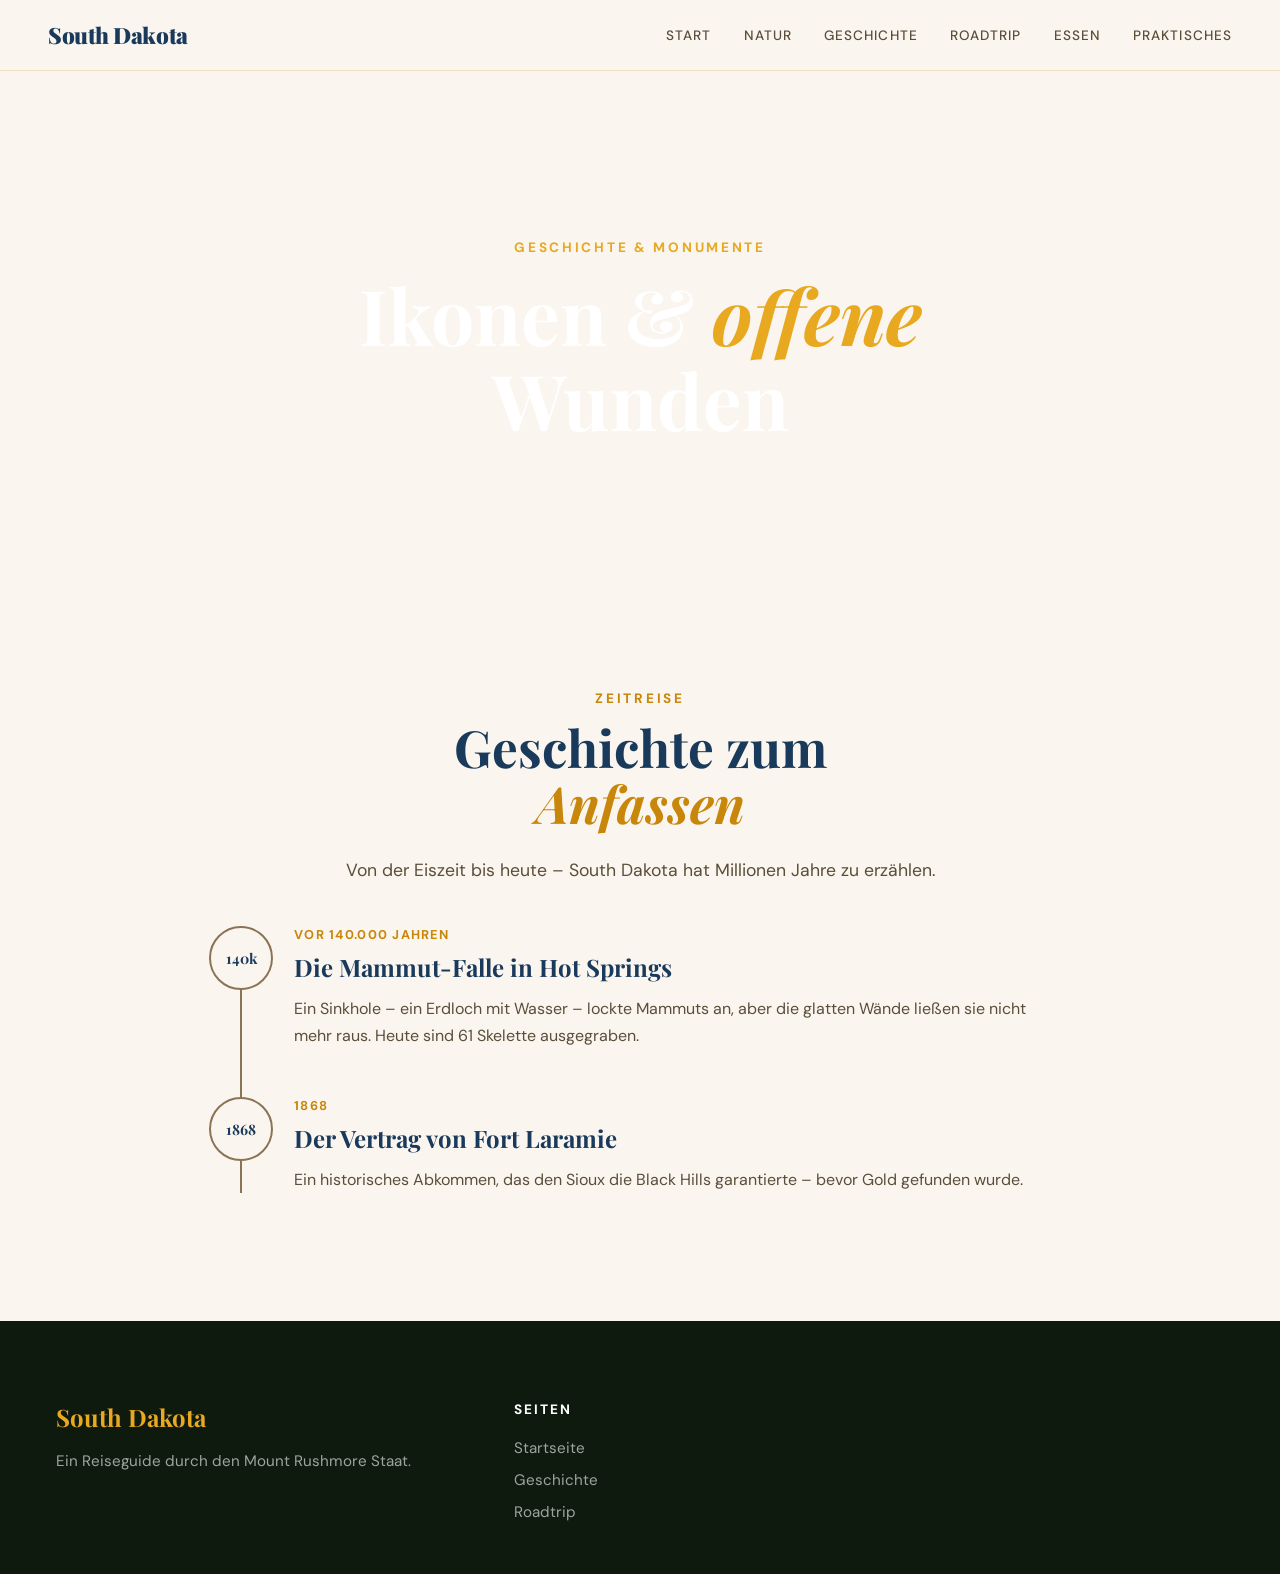
<file: Geschichte.html>
<!DOCTYPE html>
<html lang="de">
<head>
  <meta charset="UTF-8">
  <meta name="viewport" content="width=device-width,initial-scale=1">
  <title>Geschichte & Monumente – South Dakota</title>
  <link rel="stylesheet" href="../css/style.css">
</head>
<body>

  <nav id="nav">
    <a href="../index.html" class="nav-logo">South Dakota</a>
    <div class="nav-links">
      <a href="../index.html">Start</a>
      <a href="natur.html">Natur</a>
      <a href="geschichte.html">Geschichte</a>
      <a href="route.html">Roadtrip</a>
      <a href="essen.html">Essen</a>
      <a href="praktisch.html">Praktisches</a>
    </div>
  </nav>

  <div class="page-hero">
    <div class="page-hero-img" style="background-image:url('https://images.unsplash.com/photo-1564693766-8d78c2e8be9c?w=1800&q=85')"></div>
    <div class="page-hero-body">
      <p class="page-hero-tag">Geschichte & Monumente</p>
      <h1>Ikonen &amp; <em>offene</em><br>Wunden</h1>
    </div>
  </div>

  <div class="sh">
    <p class="sh-tag">Zeitreise</p>
    <h2 class="sh-title">Geschichte zum<br><em>Anfassen</em></h2>
    <p class="sh-body">Von der Eiszeit bis heute – South Dakota hat Millionen Jahre zu erzählen.</p>
  </div>

  <div style="padding:0 24px 80px">
    <div class="tl">
      <div class="tl-item">
        <div class="tl-dot">140k</div>
        <div class="tl-body">
          <div class="tl-year">vor 140.000 Jahren</div>
          <h3>Die Mammut-Falle in Hot Springs</h3>
          <p>Ein Sinkhole – ein Erdloch mit Wasser – lockte Mammuts an, aber die glatten Wände ließen sie nicht mehr raus. Heute sind 61 Skelette ausgegraben.</p>
        </div>
      </div>
      <div class="tl-item">
        <div class="tl-dot">1868</div>
        <div class="tl-body">
          <div class="tl-year">1868</div>
          <h3>Der Vertrag von Fort Laramie</h3>
          <p>Ein historisches Abkommen, das den Sioux die Black Hills garantierte – bevor Gold gefunden wurde.</p>
        </div>
      </div>
    </div>
  </div>

  <footer>
    <div>
      <div class="footer-brand">South Dakota</div>
      <p class="footer-desc">Ein Reiseguide durch den Mount Rushmore Staat.</p>
    </div>
    <div class="footer-col">
      <h4>Seiten</h4>
      <a href="../index.html">Startseite</a>
      <a href="geschichte.html">Geschichte</a>
      <a href="route.html">Roadtrip</a>
    </div>
  </footer>

</body>
</html>
</file>
<file: css/style.css>
@import url('https://fonts.googleapis.com/css2?family=Playfair+Display:ital,wght@0,400;0,700;0,900;1,400&family=DM+Sans:wght@300;400;500;700&display=swap');

:root {
  --sky: #1a3a5c;
  --prairie: #c8860a;
  --granite: #8b7355;
  --badlands: #c4622d;
  --pine: #2d5a3d;
  --cream: #faf6ef;
  --dark: #0f1a0f;
  --gold: #e8a820;
  --text: #2c2416;
  --light-text: #5a4e3a;
  --trans: 0.4s cubic-bezier(0.25,0.46,0.45,0.94);
}

* { margin: 0; padding: 0; box-sizing: border-box; }
html { scroll-behavior: smooth; font-size: 16px; }

body {
  font-family: 'DM Sans', sans-serif;
  background: var(--cream);
  color: var(--text);
  overflow-x: hidden;
  /* Cursor wurde wieder auf Standard gesetzt */
  cursor: auto; 
}

/* ── NAV ── */
nav {
  position: fixed; top: 0; left: 0; right: 0; z-index: 1000;
  padding: 20px 48px;
  display: flex; justify-content: space-between; align-items: center;
  transition: background 0.4s, backdrop-filter 0.4s;
  background: rgba(250,246,239,0.95);
  backdrop-filter: blur(16px);
  border-bottom: 1px solid rgba(200,134,10,0.2);
}
.nav-logo {
  font-family: 'Playfair Display', serif; font-size: 1.4rem; font-weight: 900;
  color: var(--sky); letter-spacing: -0.02em; text-decoration: none;
}
.nav-links { display: flex; gap: 32px; }
.nav-links a {
  font-size: 0.85rem; font-weight: 500; color: var(--light-text);
  text-decoration: none; letter-spacing: 0.08em; text-transform: uppercase;
  transition: color 0.3s;
}
.nav-links a:hover { color: var(--prairie); }

/* ── HERO (Startseite) ── */
.hero {
  height: 100vh; background: linear-gradient(165deg, #0f2a45 0%, #1a4a6b 35%, #2d5a3d 70%, #1a3020 100%);
  position: relative; display: flex; align-items: center; justify-content: center; overflow: hidden;
}
.hero-title {
  font-family: 'Playfair Display', serif; font-size: clamp(52px, 9vw, 120px);
  font-weight: 900; color: white; line-height: 0.95; letter-spacing: -0.03em; margin-bottom: 28px; text-align: center;
}
.hero-title em { color: var(--gold); font-style: italic; }
.hero-subtitle {
  font-size: clamp(16px, 2vw, 21px); color: rgba(255,255,255,0.7); max-width: 560px;
  margin: 0 auto 40px; line-height: 1.6; font-weight: 300; text-align: center;
}

/* ── SUBPAGES HERO ── */
.page-hero {
  height: 60vh; min-height: 400px; position: relative;
  display: flex; align-items: center; justify-content: center; overflow: hidden;
  margin-top: 70px;
}
.page-hero-img {
  position: absolute; inset: 0; background-size: cover; background-position: center;
  filter: brightness(0.6);
}
.page-hero-body { position: relative; z-index: 2; text-align: center; padding: 0 24px; }
.page-hero-tag {
  font-size: 0.85rem; letter-spacing: 0.2em; text-transform: uppercase;
  color: var(--gold); margin-bottom: 16px; font-weight: 700;
}
.page-hero h1 {
  font-family: 'Playfair Display', serif; font-size: clamp(40px, 6vw, 80px);
  color: #fff; line-height: 1.1;
}
.page-hero h1 em { color: var(--gold); font-style: italic; }

/* ── TYPOGRAFIE & LAYOUT (Unterseiten) ── */
.sh { text-align: center; padding: 80px 24px 40px; }
.sh-tag { font-size: 0.85rem; letter-spacing: 0.2em; text-transform: uppercase; color: var(--prairie); margin-bottom: 12px; font-weight: 700; }
.sh-title { font-family: 'Playfair Display', serif; font-size: clamp(32px, 4vw, 56px); color: var(--sky); margin-bottom: 24px; line-height: 1.1; }
.sh-title em { font-style: italic; color: var(--prairie); }
.sh-body { max-width: 600px; margin: 0 auto; font-size: 1.1rem; color: var(--light-text); line-height: 1.7; }

/* ── TIMELINE (Geschichte) ── */
.tl { max-width: 800px; margin: 0 auto; padding-left: 20px; border-left: 2px solid var(--granite); position: relative; }
.tl-item { margin-bottom: 48px; position: relative; padding-left: 32px; }
.tl-dot {
  position: absolute; left: -53px; top: 0; width: 64px; height: 64px;
  background: var(--cream); border: 2px solid var(--granite); border-radius: 50%;
  display: flex; align-items: center; justify-content: center;
  font-family: 'Playfair Display', serif; font-weight: 700; font-size: 0.9rem; color: var(--sky);
}
.tl-year { font-size: 0.8rem; letter-spacing: 0.1em; text-transform: uppercase; color: var(--prairie); margin-bottom: 8px; font-weight: 700; }
.tl-body h3 { font-family: 'Playfair Display', serif; font-size: 1.5rem; color: var(--sky); margin-bottom: 12px; }
.tl-body p { font-size: 1rem; color: var(--light-text); line-height: 1.7; }

/* ── SPLIT SECTION (Roadtrip) ── */
.split { display: grid; grid-template-columns: 1fr 1fr; min-height: 500px; background: var(--white); }
.split-img img { width: 100%; height: 100%; object-fit: cover; }
.split-body { padding: 80px 10%; display: flex; flex-direction: column; justify-content: center; }
.split-body h2 { font-family: 'Playfair Display', serif; font-size: 2.5rem; color: var(--sky); margin-bottom: 20px; }
.split-body p { font-size: 1.05rem; color: var(--text); line-height: 1.8; margin-bottom: 16px; }

/* ── FOOTER ── */
footer {
  background: var(--dark); padding: 80px 56px 40px;
  display: grid; grid-template-columns: 2fr 1fr 1fr 1fr; gap: 48px;
}
.footer-brand {
  font-family: 'Playfair Display', serif; font-size: 1.5rem; font-weight: 700;
  color: var(--gold); margin-bottom: 16px;
}
.footer-desc { color: rgba(255,255,255,0.6); font-size: 0.95rem; line-height: 1.6; }
.footer-col h4 {
  font-size: 0.85rem; letter-spacing: 0.15em; text-transform: uppercase;
  color: white; margin-bottom: 20px; font-weight: 700;
}
.footer-col a {
  display: block; color: rgba(255,255,255,0.6); text-decoration: none;
  margin-bottom: 12px; font-size: 0.95rem; transition: color 0.3s;
}
.footer-col a:hover { color: var(--gold); }
</file>
